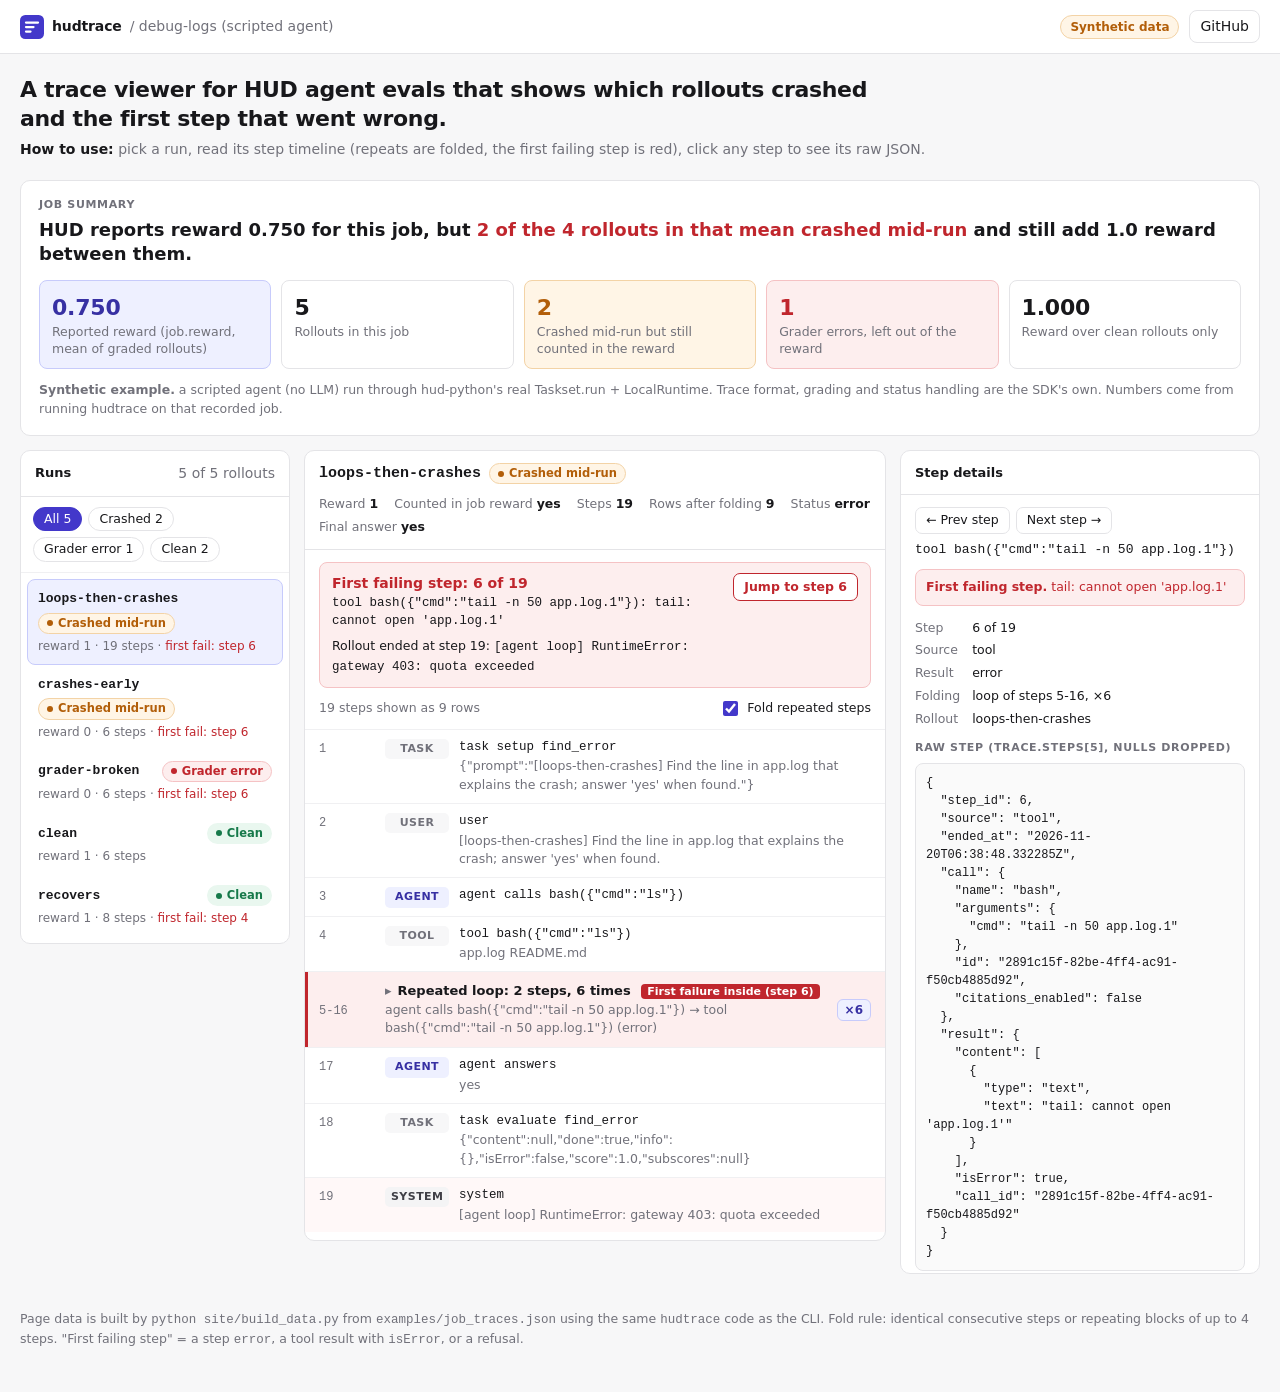
<file: site/index.html>
<!doctype html>
<html lang="en">
<head>
<meta charset="utf-8">
<meta name="viewport" content="width=device-width,initial-scale=1">
<title>hudtrace: HUD trace viewer</title>
<meta name="description" content="Trace viewer for HUD agent evals: shows which rollouts crashed mid-run inside job.reward, folds repeated steps, and highlights the first failing step.">
<link rel="icon" href="data:image/svg+xml,%3Csvg xmlns='http://www.w3.org/2000/svg' viewBox='0 0 32 32'%3E%3Crect width='32' height='32' rx='7' fill='%234338ca'/%3E%3Cpath d='M8 10h16M8 16h10M8 22h6' stroke='white' stroke-width='3' stroke-linecap='round'/%3E%3C/svg%3E">
<link rel="stylesheet" href="style.css">
</head>
<body>
<header class="topbar">
  <div class="brand">
    <span class="logo" aria-hidden="true"><svg viewBox="0 0 32 32"><rect width="32" height="32" rx="7"/><path d="M8 10h16M8 16h10M8 22h6"/></svg></span>
    <span class="name">hudtrace</span>
    <span class="crumb">/ <span id="job-name">job</span></span>
  </div>
  <nav class="links">
    <span class="tag-synth" title="" id="synth-tag">Synthetic data</span>
    <a class="gh" href="https://github.com/techi101/hudtrace">GitHub</a>
  </nav>
</header>

<section class="intro">
  <h1>A trace viewer for HUD agent evals that shows which rollouts crashed and the first step that went wrong.</h1>
  <p class="how"><b>How to use:</b> pick a run, read its step timeline (repeats are folded, the first failing step is red), click any step to see its raw JSON.</p>
</section>

<section class="summary card" aria-label="Job summary">
  <div class="summary-head">
    <div>
      <div class="eyebrow">Job summary</div>
      <p class="headline" id="headline"></p>
    </div>
  </div>
  <div class="stats" id="stats"></div>
  <p class="synth-note" id="synth-note"></p>
</section>

<main class="workspace">
  <aside class="runs card" aria-label="Runs">
    <div class="pane-head">
      <h2>Runs</h2>
      <span class="muted" id="runs-count"></span>
    </div>
    <div class="filters" role="tablist" id="filters"></div>
    <ul class="run-list" id="run-list"></ul>
  </aside>

  <section class="timeline card" aria-label="Step timeline">
    <div class="pane-head run-head" id="run-head"></div>
    <div id="fail-banner"></div>
    <div class="tl-toolbar">
      <span class="muted" id="tl-count"></span>
      <label class="switch"><input type="checkbox" id="fold-toggle" checked> <span>Fold repeated steps</span></label>
    </div>
    <ol class="steps" id="steps"></ol>
  </section>

  <aside class="drawer card" id="drawer" aria-label="Step details">
    <div class="pane-head">
      <h2>Step details</h2>
      <button class="close" id="drawer-close" aria-label="Close details">Close</button>
    </div>
    <div id="drawer-body" class="drawer-body"></div>
  </aside>
</main>
<div class="scrim" id="scrim"></div>

<footer class="foot">
  <p>Page data is built by <code>python site/build_data.py</code> from <code id="src-file"></code> using the same <code>hudtrace</code> code as the CLI. Fold rule: identical consecutive steps or repeating blocks of up to 4 steps. "First failing step" = a step <code>error</code>, a tool result with <code>isError</code>, or a refusal.</p>
</footer>

<script src="app.js"></script>
</body>
</html>
</file>
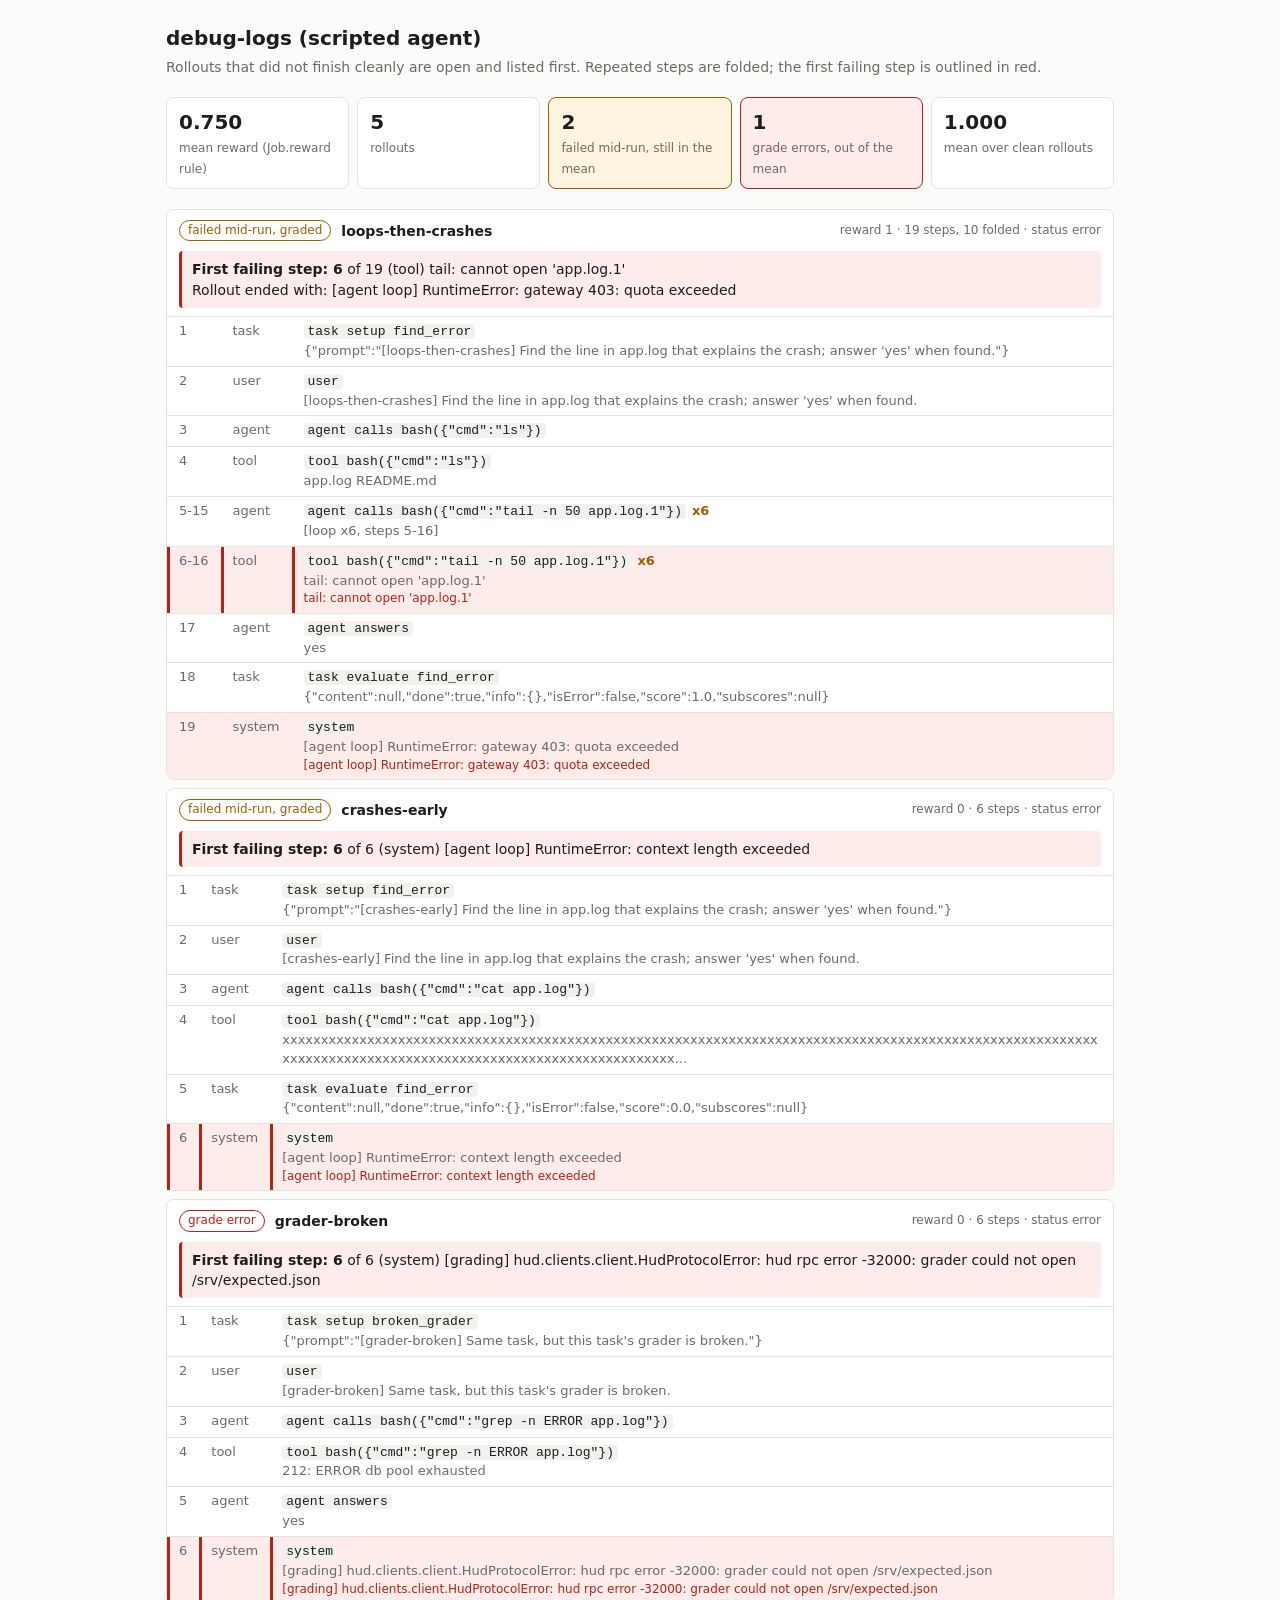
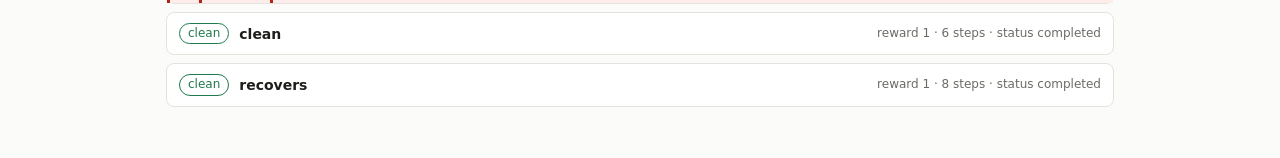
<file: examples/report.html>
<!doctype html><html lang=en><head><meta charset=utf-8><meta name=viewport content="width=device-width,initial-scale=1"><title>Trace view: debug-logs (scripted agent)</title><style>
:root{--bg:#fbfbfa;--fg:#1d1d1b;--muted:#6b6b66;--line:#e4e3de;--card:#fff;
--ok:#1f7a4d;--warn:#a15c00;--bad:#b42318;--badbg:#fdecea;--warnbg:#fff4e0;--code:#f2f1ed}
@media (prefers-color-scheme:dark){:root{--bg:#141413;--fg:#ecebe6;--muted:#9a9993;
--line:#2c2c29;--card:#1c1c1a;--ok:#5cc28f;--warn:#f0b44c;--bad:#f87168;--badbg:#3a1714;
--warnbg:#3a2a0d;--code:#242421}}
*{box-sizing:border-box}body{margin:0;background:var(--bg);color:var(--fg);
font:14px/1.45 ui-sans-serif,system-ui,-apple-system,"Segoe UI",sans-serif}
main{max-width:980px;margin:0 auto;padding:24px 16px 64px}
h1{font-size:20px;margin:0 0 4px}.sub{color:var(--muted);margin:0 0 20px}
.stats{display:grid;grid-template-columns:repeat(auto-fit,minmax(160px,1fr));gap:8px;margin-bottom:20px}
.stat{background:var(--card);border:1px solid var(--line);border-radius:8px;padding:10px 12px}
.stat b{display:block;font-size:20px;font-variant-numeric:tabular-nums}.stat span{color:var(--muted);font-size:12px}
.stat.warn{border-color:var(--warn);background:var(--warnbg)}.stat.bad{border-color:var(--bad);background:var(--badbg)}
details{background:var(--card);border:1px solid var(--line);border-radius:8px;margin:8px 0}
summary{cursor:pointer;padding:10px 12px;display:flex;gap:10px;align-items:center;flex-wrap:wrap}
.pill{font-size:12px;padding:1px 8px;border-radius:999px;border:1px solid currentColor}
.o-clean{color:var(--ok)}.o-mid{color:var(--warn)}.o-err,.o-cancel{color:var(--bad)}.o-trunc{color:var(--muted)}
.slug{font-weight:600}.meta{color:var(--muted);font-size:12px;margin-left:auto;font-variant-numeric:tabular-nums}
.ff{margin:0 12px 8px;padding:8px 10px;border-left:3px solid var(--bad);background:var(--badbg);border-radius:4px}
table{width:100%;border-collapse:collapse;font-size:13px}
td{padding:5px 12px;border-top:1px solid var(--line);vertical-align:top}
td.n{color:var(--muted);white-space:nowrap;font-variant-numeric:tabular-nums;width:1%}
td.src{color:var(--muted);width:1%}code{background:var(--code);padding:0 4px;border-radius:4px;overflow-wrap:anywhere}
tr.failed td{background:var(--badbg)}tr.first td{background:var(--badbg);box-shadow:inset 3px 0 var(--bad)}
.times{font-weight:600;color:var(--warn);margin-left:6px}.detail{color:var(--muted);overflow-wrap:anywhere}
.why{color:var(--bad);font-size:12px}
</style></head><body><main><h1>debug-logs (scripted agent)</h1><p class="sub">Rollouts that did not finish cleanly are open and listed first. Repeated steps are folded; the first failing step is outlined in red.</p><div class="stats"><div class="stat"><b>0.750</b><span>mean reward (Job.reward rule)</span></div><div class="stat"><b>5</b><span>rollouts</span></div><div class="stat warn"><b>2</b><span>failed mid-run, still in the mean</span></div><div class="stat bad"><b>1</b><span>grade errors, out of the mean</span></div><div class="stat"><b>1.000</b><span>mean over clean rollouts</span></div></div><details open><summary><span class="pill o-mid">failed mid-run, graded</span><span class="slug">loops-then-crashes</span><span class="meta">reward 1 · 19 steps, 10 folded · status error</span></summary><div class="ff"><b>First failing step: 6</b> of 19 (tool) tail: cannot open &#x27;app.log.1&#x27;<br>Rollout ended with: [agent loop] RuntimeError: gateway 403: quota exceeded</div><table><tr class=""><td class="n">1</td><td class="src">task</td><td><code>task setup find_error</code><div class="detail">{&quot;prompt&quot;:&quot;[loops-then-crashes] Find the line in app.log that explains the crash; answer &#x27;yes&#x27; when found.&quot;}</div></td></tr><tr class=""><td class="n">2</td><td class="src">user</td><td><code>user</code><div class="detail">[loops-then-crashes] Find the line in app.log that explains the crash; answer &#x27;yes&#x27; when found.</div></td></tr><tr class=""><td class="n">3</td><td class="src">agent</td><td><code>agent calls bash({&quot;cmd&quot;:&quot;ls&quot;})</code><div class="detail"></div></td></tr><tr class=""><td class="n">4</td><td class="src">tool</td><td><code>tool bash({&quot;cmd&quot;:&quot;ls&quot;})</code><div class="detail">app.log README.md</div></td></tr><tr class=""><td class="n">5-15</td><td class="src">agent</td><td><code>agent calls bash({&quot;cmd&quot;:&quot;tail -n 50 app.log.1&quot;})</code><span class="times">x6</span><div class="detail">[loop x6, steps 5-16]</div></td></tr><tr class="first"><td class="n">6-16</td><td class="src">tool</td><td><code>tool bash({&quot;cmd&quot;:&quot;tail -n 50 app.log.1&quot;})</code><span class="times">x6</span><div class="detail">tail: cannot open &#x27;app.log.1&#x27;</div><div class="why">tail: cannot open &#x27;app.log.1&#x27;</div></td></tr><tr class=""><td class="n">17</td><td class="src">agent</td><td><code>agent answers</code><div class="detail">yes</div></td></tr><tr class=""><td class="n">18</td><td class="src">task</td><td><code>task evaluate find_error</code><div class="detail">{&quot;content&quot;:null,&quot;done&quot;:true,&quot;info&quot;:{},&quot;isError&quot;:false,&quot;score&quot;:1.0,&quot;subscores&quot;:null}</div></td></tr><tr class="failed"><td class="n">19</td><td class="src">system</td><td><code>system</code><div class="detail">[agent loop] RuntimeError: gateway 403: quota exceeded</div><div class="why">[agent loop] RuntimeError: gateway 403: quota exceeded</div></td></tr></table></details><details open><summary><span class="pill o-mid">failed mid-run, graded</span><span class="slug">crashes-early</span><span class="meta">reward 0 · 6 steps · status error</span></summary><div class="ff"><b>First failing step: 6</b> of 6 (system) [agent loop] RuntimeError: context length exceeded</div><table><tr class=""><td class="n">1</td><td class="src">task</td><td><code>task setup find_error</code><div class="detail">{&quot;prompt&quot;:&quot;[crashes-early] Find the line in app.log that explains the crash; answer &#x27;yes&#x27; when found.&quot;}</div></td></tr><tr class=""><td class="n">2</td><td class="src">user</td><td><code>user</code><div class="detail">[crashes-early] Find the line in app.log that explains the crash; answer &#x27;yes&#x27; when found.</div></td></tr><tr class=""><td class="n">3</td><td class="src">agent</td><td><code>agent calls bash({&quot;cmd&quot;:&quot;cat app.log&quot;})</code><div class="detail"></div></td></tr><tr class=""><td class="n">4</td><td class="src">tool</td><td><code>tool bash({&quot;cmd&quot;:&quot;cat app.log&quot;})</code><div class="detail">xxxxxxxxxxxxxxxxxxxxxxxxxxxxxxxxxxxxxxxxxxxxxxxxxxxxxxxxxxxxxxxxxxxxxxxxxxxxxxxxxxxxxxxxxxxxxxxxxxxxxxxxxxxxxxxxxxxxxxxxxxxxxxxxxxxxxxxxxxxxxxxxxxxxxxxxxxxxx...</div></td></tr><tr class=""><td class="n">5</td><td class="src">task</td><td><code>task evaluate find_error</code><div class="detail">{&quot;content&quot;:null,&quot;done&quot;:true,&quot;info&quot;:{},&quot;isError&quot;:false,&quot;score&quot;:0.0,&quot;subscores&quot;:null}</div></td></tr><tr class="first"><td class="n">6</td><td class="src">system</td><td><code>system</code><div class="detail">[agent loop] RuntimeError: context length exceeded</div><div class="why">[agent loop] RuntimeError: context length exceeded</div></td></tr></table></details><details open><summary><span class="pill o-err">grade error</span><span class="slug">grader-broken</span><span class="meta">reward 0 · 6 steps · status error</span></summary><div class="ff"><b>First failing step: 6</b> of 6 (system) [grading] hud.clients.client.HudProtocolError: hud rpc error -32000: grader could not open /srv/expected.json</div><table><tr class=""><td class="n">1</td><td class="src">task</td><td><code>task setup broken_grader</code><div class="detail">{&quot;prompt&quot;:&quot;[grader-broken] Same task, but this task&#x27;s grader is broken.&quot;}</div></td></tr><tr class=""><td class="n">2</td><td class="src">user</td><td><code>user</code><div class="detail">[grader-broken] Same task, but this task&#x27;s grader is broken.</div></td></tr><tr class=""><td class="n">3</td><td class="src">agent</td><td><code>agent calls bash({&quot;cmd&quot;:&quot;grep -n ERROR app.log&quot;})</code><div class="detail"></div></td></tr><tr class=""><td class="n">4</td><td class="src">tool</td><td><code>tool bash({&quot;cmd&quot;:&quot;grep -n ERROR app.log&quot;})</code><div class="detail">212: ERROR db pool exhausted</div></td></tr><tr class=""><td class="n">5</td><td class="src">agent</td><td><code>agent answers</code><div class="detail">yes</div></td></tr><tr class="first"><td class="n">6</td><td class="src">system</td><td><code>system</code><div class="detail">[grading] hud.clients.client.HudProtocolError: hud rpc error -32000: grader could not open /srv/expected.json</div><div class="why">[grading] hud.clients.client.HudProtocolError: hud rpc error -32000: grader could not open /srv/expected.json</div></td></tr></table></details><details><summary><span class="pill o-clean">clean</span><span class="slug">clean</span><span class="meta">reward 1 · 6 steps · status completed</span></summary><table><tr class=""><td class="n">1</td><td class="src">task</td><td><code>task setup find_error</code><div class="detail">{&quot;prompt&quot;:&quot;[clean] Find the line in app.log that explains the crash; answer &#x27;yes&#x27; when found.&quot;}</div></td></tr><tr class=""><td class="n">2</td><td class="src">user</td><td><code>user</code><div class="detail">[clean] Find the line in app.log that explains the crash; answer &#x27;yes&#x27; when found.</div></td></tr><tr class=""><td class="n">3</td><td class="src">agent</td><td><code>agent calls bash({&quot;cmd&quot;:&quot;grep -n ERROR app.log&quot;})</code><div class="detail"></div></td></tr><tr class=""><td class="n">4</td><td class="src">tool</td><td><code>tool bash({&quot;cmd&quot;:&quot;grep -n ERROR app.log&quot;})</code><div class="detail">212: ERROR db pool exhausted</div></td></tr><tr class=""><td class="n">5</td><td class="src">agent</td><td><code>agent answers</code><div class="detail">yes</div></td></tr><tr class=""><td class="n">6</td><td class="src">task</td><td><code>task evaluate find_error</code><div class="detail">{&quot;content&quot;:null,&quot;done&quot;:true,&quot;info&quot;:{},&quot;isError&quot;:false,&quot;score&quot;:1.0,&quot;subscores&quot;:null}</div></td></tr></table></details><details><summary><span class="pill o-clean">clean</span><span class="slug">recovers</span><span class="meta">reward 1 · 8 steps · status completed</span></summary><div class="ff"><b>First failing step: 4</b> of 8 (tool) cat: logs/app.log: No such file</div><table><tr class=""><td class="n">1</td><td class="src">task</td><td><code>task setup find_error</code><div class="detail">{&quot;prompt&quot;:&quot;[recovers] Find the line in app.log that explains the crash; answer &#x27;yes&#x27; when found.&quot;}</div></td></tr><tr class=""><td class="n">2</td><td class="src">user</td><td><code>user</code><div class="detail">[recovers] Find the line in app.log that explains the crash; answer &#x27;yes&#x27; when found.</div></td></tr><tr class=""><td class="n">3</td><td class="src">agent</td><td><code>agent calls bash({&quot;cmd&quot;:&quot;cat logs/app.log&quot;})</code><div class="detail"></div></td></tr><tr class="first"><td class="n">4</td><td class="src">tool</td><td><code>tool bash({&quot;cmd&quot;:&quot;cat logs/app.log&quot;})</code><div class="detail">cat: logs/app.log: No such file</div><div class="why">cat: logs/app.log: No such file</div></td></tr><tr class=""><td class="n">5</td><td class="src">agent</td><td><code>agent calls bash({&quot;cmd&quot;:&quot;grep -n ERROR app.log&quot;})</code><div class="detail"></div></td></tr><tr class=""><td class="n">6</td><td class="src">tool</td><td><code>tool bash({&quot;cmd&quot;:&quot;grep -n ERROR app.log&quot;})</code><div class="detail">212: ERROR db pool exhausted</div></td></tr><tr class=""><td class="n">7</td><td class="src">agent</td><td><code>agent answers</code><div class="detail">yes</div></td></tr><tr class=""><td class="n">8</td><td class="src">task</td><td><code>task evaluate find_error</code><div class="detail">{&quot;content&quot;:null,&quot;done&quot;:true,&quot;info&quot;:{},&quot;isError&quot;:false,&quot;score&quot;:1.0,&quot;subscores&quot;:null}</div></td></tr></table></details></main></body></html>
</file>
<file: site/style.css>
:root{
  --bg:#ffffff;--canvas:#f7f7f8;--fg:#18181b;--muted:#71717a;--line:#e4e4e7;--line2:#f0f0f2;
  --brand:#4338ca;--brand-soft:#eef0ff;--brand-ink:#3730a3;
  --bad:#c0262d;--bad-soft:#fdeeee;--warn:#b25e09;--warn-soft:#fff5e6;--ok:#16794a;--ok-soft:#e9f7ef;
  --mono:ui-monospace,SFMono-Regular,"Cascadia Mono",Menlo,Consolas,monospace;
  --radius:10px;
}
*{box-sizing:border-box}
html,body{margin:0}
body{background:var(--canvas);color:var(--fg);font:14px/1.5 Inter,ui-sans-serif,system-ui,-apple-system,"Segoe UI",Roboto,sans-serif;-webkit-font-smoothing:antialiased}
code{font-family:var(--mono);font-size:12.5px}
button{font:inherit;color:inherit}
.muted{color:var(--muted)}
.card{background:var(--bg);border:1px solid var(--line);border-radius:var(--radius)}

/* top bar */
.topbar{display:flex;align-items:center;justify-content:space-between;gap:12px;padding:10px 20px;background:var(--bg);border-bottom:1px solid var(--line);position:sticky;top:0;z-index:20}
.brand{display:flex;align-items:center;gap:8px;min-width:0}
.logo svg{width:24px;height:24px;display:block}.logo rect{fill:var(--brand)}.logo path{stroke:#fff;stroke-width:3;stroke-linecap:round}
.name{font-weight:700;letter-spacing:-.01em}
.crumb{color:var(--muted);white-space:nowrap;overflow:hidden;text-overflow:ellipsis}
.links{display:flex;align-items:center;gap:10px;flex-shrink:0}
.gh{color:var(--fg);text-decoration:none;border:1px solid var(--line);border-radius:8px;padding:5px 10px;font-weight:500}
.gh:hover{border-color:var(--brand);color:var(--brand)}
.tag-synth{font-size:12px;font-weight:600;color:var(--warn);background:var(--warn-soft);border:1px solid #f3d3a6;border-radius:999px;padding:2px 9px;white-space:nowrap}

.intro{max-width:1400px;margin:0 auto;padding:22px 20px 6px}
.intro h1{font-size:22px;line-height:1.3;margin:0 0 6px;letter-spacing:-.015em;max-width:880px}
.how{margin:0;color:var(--muted)}
.how b{color:var(--fg);font-weight:600}

/* summary card */
.summary{max-width:1360px;margin:14px auto 0;padding:16px 18px;margin-left:20px;margin-right:20px}
@media (min-width:1400px){.summary{margin-left:auto;margin-right:auto}}
.eyebrow{font-size:11px;font-weight:600;letter-spacing:.06em;text-transform:uppercase;color:var(--muted)}
.headline{font-size:18px;font-weight:600;margin:4px 0 14px;line-height:1.35}
.headline .hl-bad{color:var(--bad)}
.stats{display:grid;grid-template-columns:repeat(5,minmax(0,1fr));gap:10px}
.stat{border:1px solid var(--line);border-radius:8px;padding:10px 12px;min-width:0}
.stat .v{font-size:22px;font-weight:650;font-variant-numeric:tabular-nums;letter-spacing:-.01em}
.stat .l{font-size:12.5px;color:var(--muted);line-height:1.35}
.stat.accent{border-color:#c7cbfb;background:var(--brand-soft)}.stat.accent .v{color:var(--brand-ink)}
.stat.warn{border-color:#f3d3a6;background:var(--warn-soft)}.stat.warn .v{color:var(--warn)}
.stat.bad{border-color:#f5c2c4;background:var(--bad-soft)}.stat.bad .v{color:var(--bad)}
.synth-note{margin:12px 0 0;font-size:12.5px;color:var(--muted)}

/* workspace: runs | timeline | drawer */
.workspace{max-width:1400px;margin:0 auto;padding:14px 20px 20px;display:grid;grid-template-columns:270px minmax(0,1fr) 360px;gap:14px;align-items:start}
.pane-head{display:flex;align-items:center;justify-content:space-between;gap:8px;padding:12px 14px;border-bottom:1px solid var(--line)}
.pane-head h2{font-size:13px;font-weight:600;margin:0}

/* runs list */
.runs{position:sticky;top:62px}
.filters{display:flex;flex-wrap:wrap;gap:6px;padding:10px 12px;border-bottom:1px solid var(--line2)}
.filter{border:1px solid var(--line);background:var(--bg);border-radius:999px;padding:2px 10px;font-size:12.5px;cursor:pointer}
.filter[aria-selected=true]{background:var(--brand);border-color:var(--brand);color:#fff}
.run-list{list-style:none;margin:0;padding:6px}
.run{display:block;width:100%;text-align:left;border:1px solid transparent;background:none;border-radius:8px;padding:9px 10px;cursor:pointer}
.run:hover{background:var(--canvas)}
.run[aria-current=true]{background:var(--brand-soft);border-color:#c7cbfb}
.run-top{display:flex;align-items:center;justify-content:space-between;gap:4px 8px;flex-wrap:wrap}
.run-slug{font-weight:600;font-family:var(--mono);font-size:13px;overflow-wrap:anywhere}
.run-meta{font-size:12px;color:var(--muted);margin-top:3px;font-variant-numeric:tabular-nums}
.run-meta .ff{color:var(--bad)}

.badge{display:inline-flex;align-items:center;gap:5px;font-size:11.5px;font-weight:600;border-radius:999px;padding:1px 8px;white-space:nowrap;border:1px solid transparent}
.badge::before{content:"";width:6px;height:6px;border-radius:50%;background:currentColor}
.b-clean{color:var(--ok);background:var(--ok-soft)}
.b-crash{color:var(--warn);background:var(--warn-soft);border-color:#f3d3a6}
.b-graderr{color:var(--bad);background:var(--bad-soft);border-color:#f5c2c4}
.b-other{color:var(--muted);background:var(--canvas)}

/* timeline */
.run-head{flex-wrap:wrap;align-items:flex-start}
.run-title{display:flex;align-items:center;gap:8px;flex-wrap:wrap}
.run-title h2{font-family:var(--mono);font-size:15px}
.kv{display:flex;flex-wrap:wrap;gap:4px 16px;font-size:12.5px;color:var(--muted);width:100%;margin-top:2px}
.kv b{color:var(--fg);font-weight:600;font-variant-numeric:tabular-nums}
.banner{margin:12px 14px 0;border:1px solid #f5c2c4;background:var(--bad-soft);border-radius:8px;padding:10px 12px;display:flex;gap:12px;align-items:flex-start;justify-content:space-between}
.banner .t{font-weight:600;color:var(--bad)}
.banner .m{font-family:var(--mono);font-size:12.5px;overflow-wrap:anywhere}
.banner .end{margin-top:6px;font-size:12.5px;color:var(--fg)}
.banner .end code{overflow-wrap:anywhere}
.banner.ok{border-color:#bfe6cf;background:var(--ok-soft)}.banner.ok .t{color:var(--ok)}
.jump{flex-shrink:0;border:1px solid var(--bad);color:var(--bad);background:#fff;border-radius:7px;padding:4px 10px;font-weight:600;font-size:12.5px;cursor:pointer}
.jump:hover{background:var(--bad);color:#fff}
.tl-toolbar{display:flex;justify-content:space-between;align-items:center;gap:10px;padding:10px 14px;font-size:12.5px;flex-wrap:wrap}
.switch{display:flex;align-items:center;gap:6px;cursor:pointer;user-select:none}
.switch input{accent-color:var(--brand);width:15px;height:15px}

.steps{list-style:none;margin:0;padding:0 0 8px}
.step{display:grid;grid-template-columns:56px 64px minmax(0,1fr) auto;gap:10px;align-items:start;padding:8px 14px;border-top:1px solid var(--line2);cursor:pointer;position:relative}
.step:hover{background:#fafafb}
.step.sel{background:var(--brand-soft)}
.step.sel::before{content:"";position:absolute;left:0;top:0;bottom:0;width:3px;background:var(--brand)}
.step.failed{background:#fff8f8}
.step.first{background:var(--bad-soft)}
.step.first::before{content:"";position:absolute;left:0;top:0;bottom:0;width:3px;background:var(--bad)}
.step.first.sel{box-shadow:inset 0 0 0 2px var(--brand)}
.num{font-family:var(--mono);font-size:12px;color:var(--muted);font-variant-numeric:tabular-nums;padding-top:2px}
.src{font-size:11px;font-weight:600;text-transform:uppercase;letter-spacing:.04em;border-radius:5px;padding:2px 6px;text-align:center;background:var(--canvas);color:var(--muted);margin-top:1px}
.src.agent{background:var(--brand-soft);color:var(--brand-ink)}
.src.system{background:#f4f4f5;color:#3f3f46}
.body{min-width:0}
.title{font-family:var(--mono);font-size:12.5px;overflow-wrap:anywhere}
.detail{font-size:12.5px;color:var(--muted);overflow-wrap:anywhere;margin-top:1px}
.why{font-size:12.5px;color:var(--bad);margin-top:3px;overflow-wrap:anywhere}
.flag{font-size:11px;font-weight:700;color:#fff;background:var(--bad);border-radius:4px;padding:1px 6px;margin-right:6px;white-space:nowrap}
.times{font-size:12px;font-weight:700;color:var(--brand-ink);background:var(--brand-soft);border:1px solid #c7cbfb;border-radius:6px;padding:1px 7px;white-space:nowrap;font-variant-numeric:tabular-nums}

/* loop group */
.loop{border-top:1px solid var(--line2)}
.loop-head{display:grid;grid-template-columns:56px minmax(0,1fr) auto;gap:10px;align-items:center;padding:9px 14px;background:#fbfbfd;cursor:pointer;width:100%;border:0;text-align:left}
.loop-head:hover{background:var(--brand-soft)}
.loop-head.first{background:var(--bad-soft);box-shadow:inset 3px 0 var(--bad)}
.loop-head .lbl{font-weight:600;font-size:13px}
.loop-head .lbl .chev{display:inline-block;transition:transform .15s;margin-right:6px;color:var(--muted)}
.loop.open .chev{transform:rotate(90deg)}
.loop-head .sub{display:block;font-weight:400;color:var(--muted);font-size:12.5px}
.loop-body{border-left:2px solid #c7cbfb;margin-left:28px}
.loop-body .step{padding-left:12px}

/* drawer */
.drawer{position:sticky;top:62px;max-height:calc(100vh - 76px);display:flex;flex-direction:column}
.drawer .close{display:none;border:1px solid var(--line);background:#fff;border-radius:7px;padding:3px 10px;cursor:pointer}
.drawer-body{padding:12px 14px;overflow:auto}
.d-empty{color:var(--muted);font-size:13px}
.d-title{font-family:var(--mono);font-size:13px;overflow-wrap:anywhere;margin:6px 0 10px}
.d-grid{display:grid;grid-template-columns:auto minmax(0,1fr);gap:4px 12px;font-size:12.5px;margin-bottom:12px}
.d-grid dt{color:var(--muted)}.d-grid dd{margin:0;overflow-wrap:anywhere;font-variant-numeric:tabular-nums}
.d-fail{border:1px solid #f5c2c4;background:var(--bad-soft);color:var(--bad);border-radius:8px;padding:8px 10px;font-size:12.5px;margin-bottom:12px;overflow-wrap:anywhere}
.d-sec{font-size:11px;font-weight:600;letter-spacing:.06em;text-transform:uppercase;color:var(--muted);margin:10px 0 6px}
pre.json{margin:0;background:#fafafa;border:1px solid var(--line);border-radius:8px;padding:10px;font:12px/1.5 var(--mono);white-space:pre-wrap;overflow-wrap:anywhere}
.d-nav{display:flex;gap:6px;margin-bottom:6px}
.d-nav button{border:1px solid var(--line);background:#fff;border-radius:7px;padding:3px 10px;cursor:pointer;font-size:12.5px}
.d-nav button:disabled{opacity:.4;cursor:default}
.scrim{display:none}

.foot{max-width:1400px;margin:0 auto;padding:4px 20px 32px;color:var(--muted);font-size:12.5px}
.foot code{overflow-wrap:anywhere}

/* tablet: drawer becomes a slide-over */
@media (max-width:1180px){
  .workspace{grid-template-columns:250px minmax(0,1fr)}
  .drawer{position:fixed;top:0;right:0;bottom:0;width:min(420px,100vw);max-height:none;border-radius:0;z-index:40;transform:translateX(100%);transition:transform .2s;visibility:hidden}
  .drawer.open{transform:none;visibility:visible}
  .drawer .close{display:inline-block}
  .scrim.open{display:block;position:fixed;inset:0;background:rgba(24,24,27,.35);z-index:30}
  .stats{grid-template-columns:repeat(3,minmax(0,1fr))}
}
/* phone */
@media (max-width:720px){
  .topbar{padding:10px 16px}
  .crumb{display:none}
  .intro{padding:16px 16px 4px}
  .intro h1{font-size:18px}
  .summary{margin:12px 16px 0;padding:14px}
  .headline{font-size:16px}
  .stats{grid-template-columns:repeat(2,minmax(0,1fr))}
  .stat .v{font-size:19px}
  .workspace{grid-template-columns:minmax(0,1fr);padding:12px 16px 16px}
  .runs{position:static}
  .step{grid-template-columns:44px minmax(0,1fr) auto;gap:8px;padding:8px 12px}
  .step .src{grid-column:2;justify-self:start;margin-bottom:-4px}
  .step .body{grid-column:2}
  .step .num{grid-row:1 / span 2}
  .step .right{grid-column:3;grid-row:1}
  .loop-head{grid-template-columns:44px minmax(0,1fr) auto;padding:9px 12px}
  .loop-body{margin-left:16px}
  .banner{flex-direction:column;margin:12px 12px 0}
  .foot{padding:4px 16px 28px}
}
</file>
